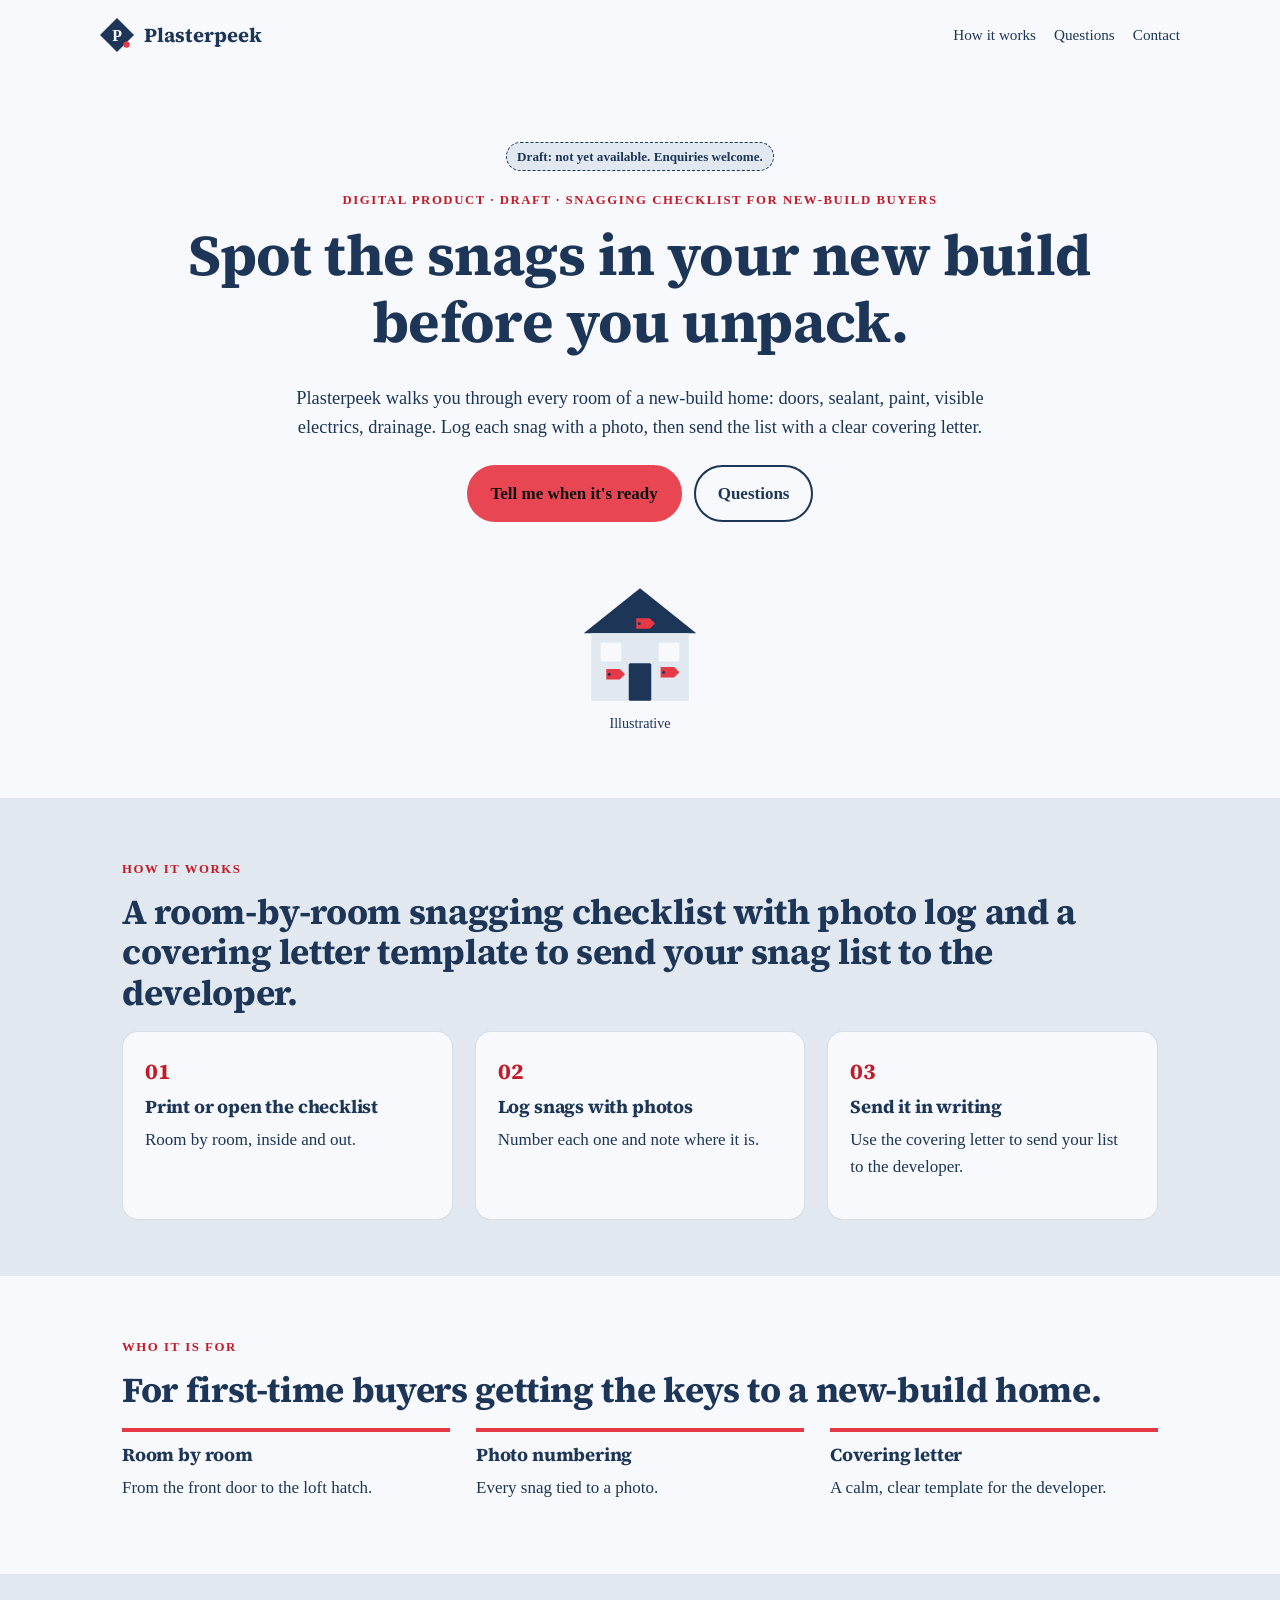
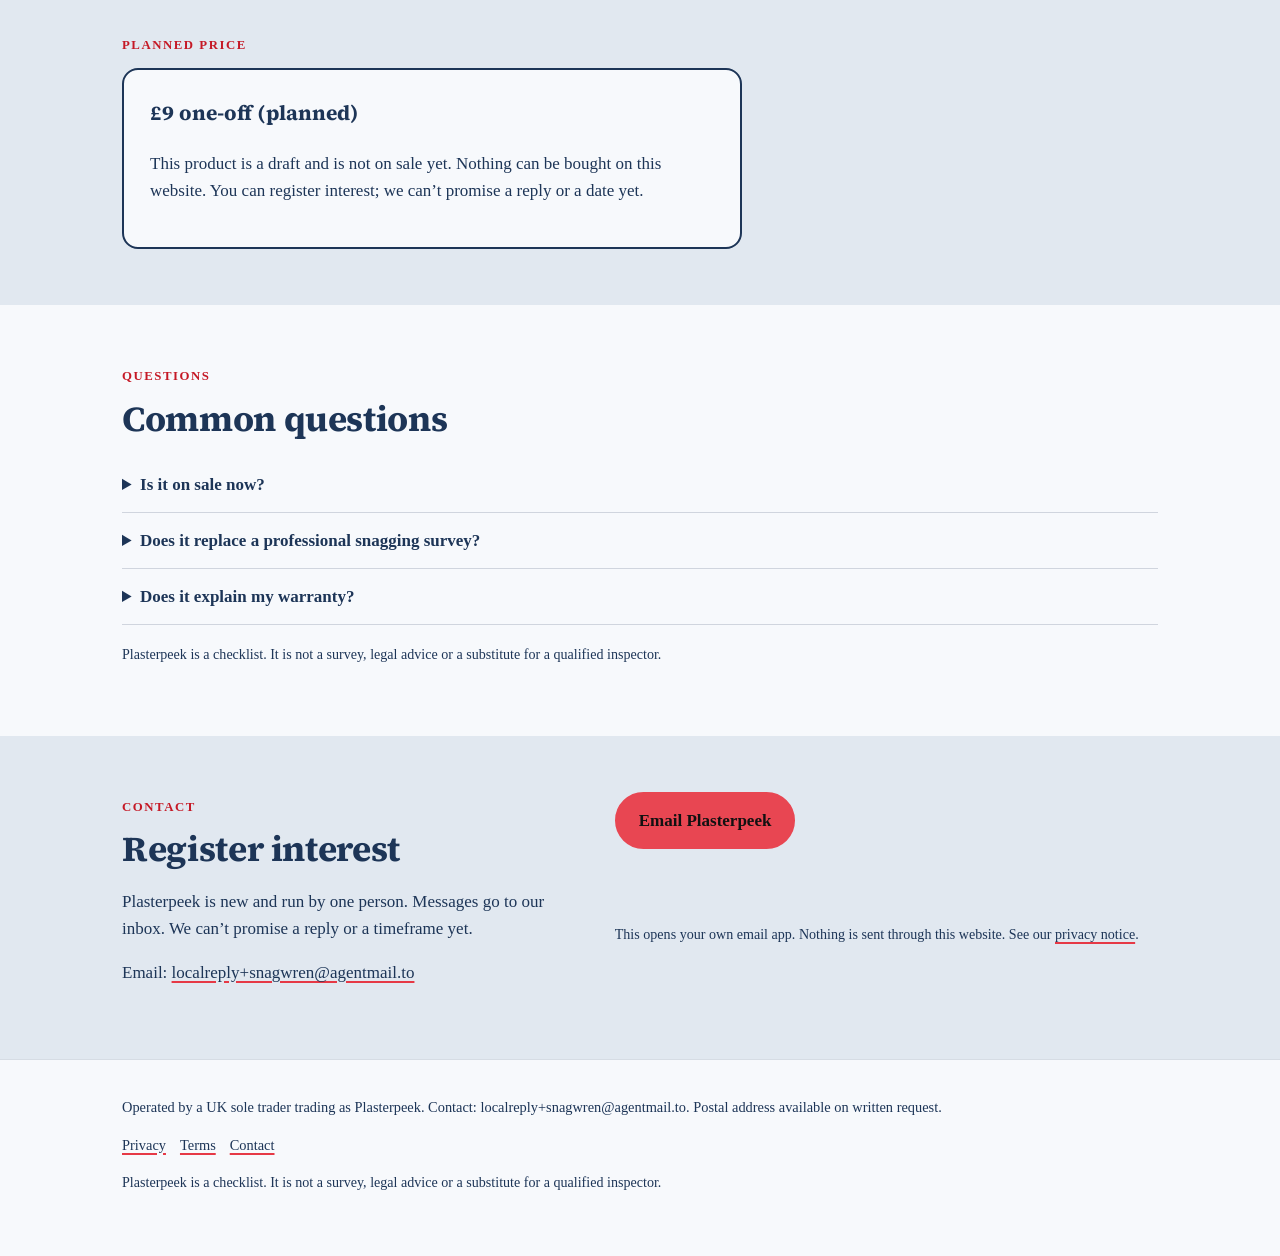
<file: index.html>
<!doctype html>
<html lang="en-GB">
<head>
<meta charset="utf-8">
<meta name="viewport" content="width=device-width, initial-scale=1">
<meta http-equiv="Content-Security-Policy" content="default-src 'self'; img-src 'self' data: https://localreplyloop.goatcounter.com; style-src 'self'; script-src 'self'; font-src 'self'; connect-src 'self'; form-action 'self'; base-uri 'self'; object-src 'none'">
<meta name="referrer" content="strict-origin-when-cross-origin">
<title>Plasterpeek: Spot the snags in your new build before you unpack</title>
<meta name="description" content="A room-by-room snagging checklist with photo log and a covering letter template to send your snag list to the developer.">
<meta name="theme-color" content="#1D3557">
<meta property="og:type" content="website"><meta property="og:title" content="Plasterpeek: Spot the snags in your new build before you unpack"><meta property="og:description" content="A room-by-room snagging checklist with photo log and a covering letter template to send your snag list to the developer.">
<meta property="og:image" content="https://evanturner557-del.github.io/snagwren/assets/og.png"><meta property="og:image:width" content="1200"><meta property="og:image:height" content="630">
<meta property="og:image:alt" content="Plasterpeek: Spot the snags in your new build before you unpack."><meta property="og:site_name" content="Plasterpeek"><meta property="og:locale" content="en_GB">
<meta property="og:url" content="https://evanturner557-del.github.io/snagwren/"><meta name="twitter:card" content="summary_large_image">
<link rel="canonical" href="https://evanturner557-del.github.io/snagwren/">
<link rel="icon" href="assets/favicon.svg" type="image/svg+xml">
<link rel="stylesheet" href="assets/site.css">
<script src="assets/config.js"></script>
<script src="assets/analytics.js" defer></script>
<script src="_shared/kit.js" defer></script>
</head>
<body>
<a class="skip" href="#main">Skip to content</a>
<header><div class="wrap top"><a class="brand" href="./"><svg viewBox="0 0 64 64" aria-hidden="true" width="34" height="34"><path d="M32 0 64 32 32 64 0 32z" fill="#1D3557"/><text x="32" y="43" text-anchor="middle" font-family="Georgia, serif" font-weight="700" font-size="30" fill="#F7F9FC">P</text><circle cx="50" cy="50" r="6" fill="#E63946"/></svg>Plasterpeek</a><nav aria-label="Primary"><a href="#how">How it works</a><a href="#faq">Questions</a><a href="#contact">Contact</a></nav></div></header>
<main id="main">
<section class="hero"><div class="wrap"><span class="draft">Draft: not yet available. Enquiries welcome.</span><br><span class="eyebrow">Digital product · draft · Snagging checklist for new-build buyers</span><h1>Spot the snags in your new build before you unpack.</h1><p class="lede">Plasterpeek walks you through every room of a new-build home: doors, sealant, paint, visible electrics, drainage. Log each snag with a photo, then send the list with a clear covering letter.</p><div class="ctas"><a class="btn" href="#contact" data-cta="hero">Tell me when it&#x27;s ready</a><a class="btn ghost" href="#faq" data-cta="hero-secondary">Questions</a></div><figure class="art"><svg viewBox="0 0 400 400" aria-hidden="true" focusable="false" class="motif"><path d="M50 190 L200 70 L350 190Z" fill="#1D3557"/><rect x="70" y="190" width="260" height="180" fill="#E1E8F0"/><rect x="170" y="270" width="60" height="100" rx="4" fill="#1D3557"/><rect x="95" y="215" width="55" height="50" rx="4" fill="#F7F9FC"/><rect x="250" y="215" width="55" height="50" rx="4" fill="#F7F9FC"/><path d="M110 285 h36 l14 14 -14 14 h-36z" fill="#E63946"/><circle cx="118" cy="299" r="4" fill="#1D3557"/><path d="M255 280 h36 l14 14 -14 14 h-36z" fill="#E63946"/><circle cx="263" cy="294" r="4" fill="#1D3557"/><path d="M190 150 h36 l14 14 -14 14 h-36z" fill="#E63946"/><circle cx="198" cy="164" r="4" fill="#1D3557"/></svg><figcaption class="fine">Illustrative</figcaption></figure></div></section>
<section class="tint" id="how"><div class="wrap"><span class="eyebrow">How it works</span><h2>A room-by-room snagging checklist with photo log and a covering letter template to send your snag list to the developer.</h2><div class="steps"><div class="step"><h3>Print or open the checklist</h3><p>Room by room, inside and out.</p></div><div class="step"><h3>Log snags with photos</h3><p>Number each one and note where it is.</p></div><div class="step"><h3>Send it in writing</h3><p>Use the covering letter to send your list to the developer.</p></div></div></div></section>
<section><div class="wrap"><span class="eyebrow">Who it is for</span><h2>For first-time buyers getting the keys to a new-build home.</h2><div class="points"><div class="point"><h3>Room by room</h3><p>From the front door to the loft hatch.</p></div><div class="point"><h3>Photo numbering</h3><p>Every snag tied to a photo.</p></div><div class="point"><h3>Covering letter</h3><p>A calm, clear template for the developer.</p></div></div></div></section>
<section class="tint" id="price"><div class="wrap"><span class="eyebrow">Planned price</span><div class="pricebox"><p class="price">£9 one-off (planned)</p><p>This product is a draft and is not on sale yet. Nothing can be bought on this website. You can register interest; we can’t promise a reply or a date yet.</p></div></div></section>
<section id="faq"><div class="wrap"><span class="eyebrow">Questions</span><h2>Common questions</h2><details><summary>Is it on sale now?</summary><p>Not yet. Plasterpeek is a draft product. Ask to hear when it&#x27;s ready.</p></details><details><summary>Does it replace a professional snagging survey?</summary><p>No. A qualified inspector can spot things a checklist can&#x27;t.</p></details><details><summary>Does it explain my warranty?</summary><p>No. Check your warranty provider&#x27;s documents and the New Homes Quality Code.</p></details><p class="fine fine-gap">Plasterpeek is a checklist. It is not a survey, legal advice or a substitute for a qualified inspector.</p></div></section>
<section class="tint" id="contact"><div class="wrap contact-grid"><div><span class="eyebrow">Contact</span><h2>Register interest</h2><p>Plasterpeek is new and run by one person. Messages go to our inbox. We can’t promise a reply or a timeframe yet.</p><p>Email: <a href="mailto:localreply+snagwren@agentmail.to">localreply+snagwren@agentmail.to</a></p></div><div class="form contact-mail"><p><a class="btn" href="mailto:localreply+snagwren@agentmail.to?subject=%5BPlasterpeek%5D%20Enquiry" data-cta="enquire">Email Plasterpeek</a></p><p class="hint">This opens your own email app. Nothing is sent through this website. See our <a href="privacy.html">privacy notice</a>.</p></div></div></section>
</main><footer><div class="wrap"><p>Operated by a UK sole trader trading as Plasterpeek. Contact: localreply+snagwren@agentmail.to. Postal address available on written request.</p>
<p><a href="privacy.html">Privacy</a><a href="terms.html">Terms</a><a href="./#contact">Contact</a></p>
<p class="fine">Plasterpeek is a checklist. It is not a survey, legal advice or a substitute for a qualified inspector.</p></div></footer>
</body></html>
</file>
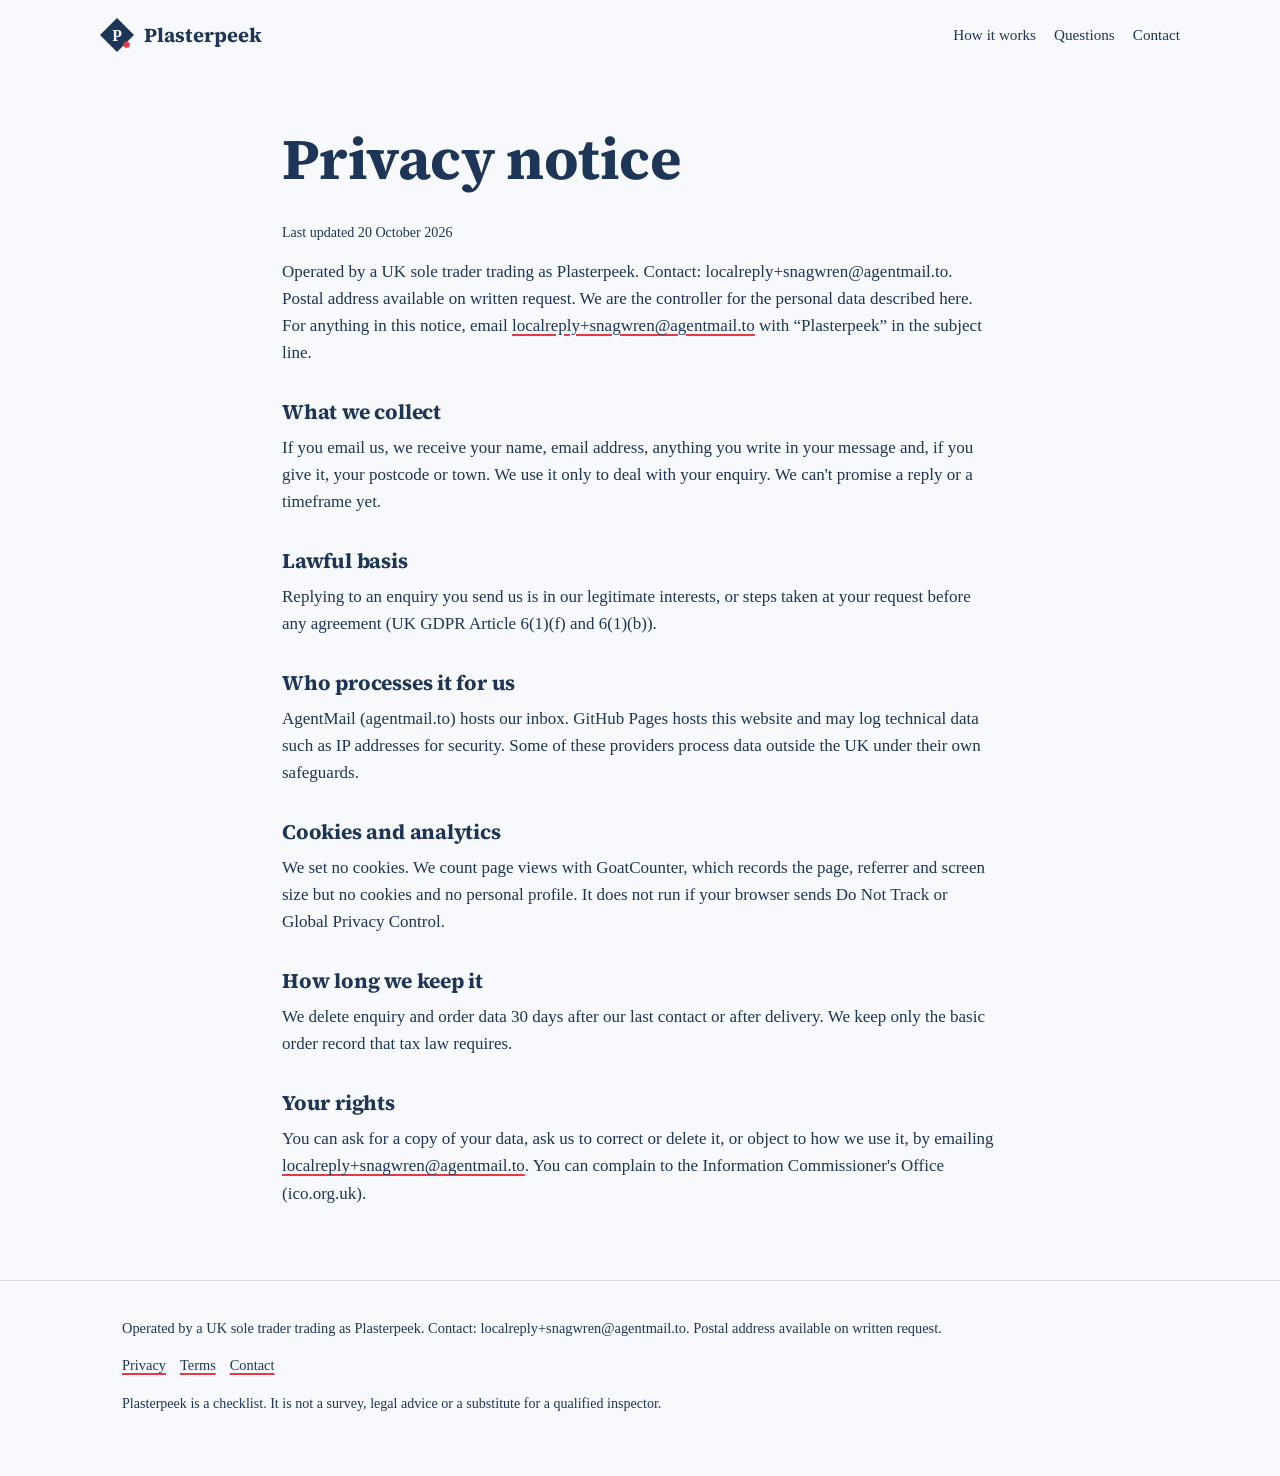
<file: privacy.html>
<!doctype html>
<html lang="en-GB">
<head>
<meta charset="utf-8">
<meta name="viewport" content="width=device-width, initial-scale=1">
<meta http-equiv="Content-Security-Policy" content="default-src 'self'; img-src 'self' data: https://localreplyloop.goatcounter.com; style-src 'self'; script-src 'self'; font-src 'self'; connect-src 'self'; form-action 'self'; base-uri 'self'; object-src 'none'">
<meta name="referrer" content="strict-origin-when-cross-origin">
<title>Privacy notice | Plasterpeek</title>
<meta name="description" content="Privacy notice for Plasterpeek.">
<meta name="theme-color" content="#1D3557">
<meta property="og:type" content="website"><meta property="og:title" content="Privacy notice | Plasterpeek"><meta property="og:description" content="Privacy notice for Plasterpeek.">
<meta property="og:image" content="https://evanturner557-del.github.io/snagwren/assets/og.png"><meta property="og:image:width" content="1200"><meta property="og:image:height" content="630">
<meta property="og:image:alt" content="Plasterpeek: Spot the snags in your new build before you unpack."><meta property="og:site_name" content="Plasterpeek"><meta property="og:locale" content="en_GB">
<meta property="og:url" content="https://evanturner557-del.github.io/snagwren/privacy.html"><meta name="twitter:card" content="summary_large_image">
<link rel="canonical" href="https://evanturner557-del.github.io/snagwren/privacy.html">
<link rel="icon" href="assets/favicon.svg" type="image/svg+xml">
<link rel="stylesheet" href="assets/site.css">
<script src="assets/config.js"></script>
<script src="assets/analytics.js" defer></script>
<script src="_shared/kit.js" defer></script>
</head>
<body>
<a class="skip" href="#main">Skip to content</a>
<header><div class="wrap top"><a class="brand" href="./"><svg viewBox="0 0 64 64" aria-hidden="true" width="34" height="34"><path d="M32 0 64 32 32 64 0 32z" fill="#1D3557"/><text x="32" y="43" text-anchor="middle" font-family="Georgia, serif" font-weight="700" font-size="30" fill="#F7F9FC">P</text><circle cx="50" cy="50" r="6" fill="#E63946"/></svg>Plasterpeek</a><nav aria-label="Primary"><a href="#how">How it works</a><a href="#faq">Questions</a><a href="#contact">Contact</a></nav></div></header><main id="main"><section><div class="wrap legal"><h1>Privacy notice</h1><p class="fine">Last updated 20 October 2026</p>
<p><span>Operated by a UK sole trader trading as Plasterpeek. Contact: localreply+snagwren@agentmail.to. Postal address available on written request.</span> We are the controller for the personal data described here. For anything in this notice, email <a href="mailto:localreply+snagwren@agentmail.to">localreply+snagwren@agentmail.to</a> with “Plasterpeek” in the subject line.</p>
<h2>What we collect</h2><p>If you email us, we receive your name, email address, anything you write in your message and, if you give it, your postcode or town. We use it only to deal with your enquiry. We can&#x27;t promise a reply or a timeframe yet.</p>
<h2>Lawful basis</h2><p>Replying to an enquiry you send us is in our legitimate interests, or steps taken at your request before any agreement (UK GDPR Article 6(1)(f) and 6(1)(b)).</p>
<h2>Who processes it for us</h2><p>AgentMail (agentmail.to) hosts our inbox. GitHub Pages hosts this website and may log technical data such as IP addresses for security. Some of these providers process data outside the UK under their own safeguards.</p>
<h2>Cookies and analytics</h2><p>We set no cookies. We count page views with GoatCounter, which records the page, referrer and screen size but no cookies and no personal profile. It does not run if your browser sends Do Not Track or Global Privacy Control.</p>
<h2>How long we keep it</h2><p>We delete enquiry and order data 30 days after our last contact or after delivery. We keep only the basic order record that tax law requires.</p>
<h2>Your rights</h2><p>You can ask for a copy of your data, ask us to correct or delete it, or object to how we use it, by emailing <a href="mailto:localreply+snagwren@agentmail.to">localreply+snagwren@agentmail.to</a>. You can complain to the Information Commissioner's Office (ico.org.uk).</p></div></section></main><footer><div class="wrap"><p>Operated by a UK sole trader trading as Plasterpeek. Contact: localreply+snagwren@agentmail.to. Postal address available on written request.</p>
<p><a href="privacy.html">Privacy</a><a href="terms.html">Terms</a><a href="./#contact">Contact</a></p>
<p class="fine">Plasterpeek is a checklist. It is not a survey, legal advice or a substitute for a qualified inspector.</p></div></footer>
</body></html>
</file>
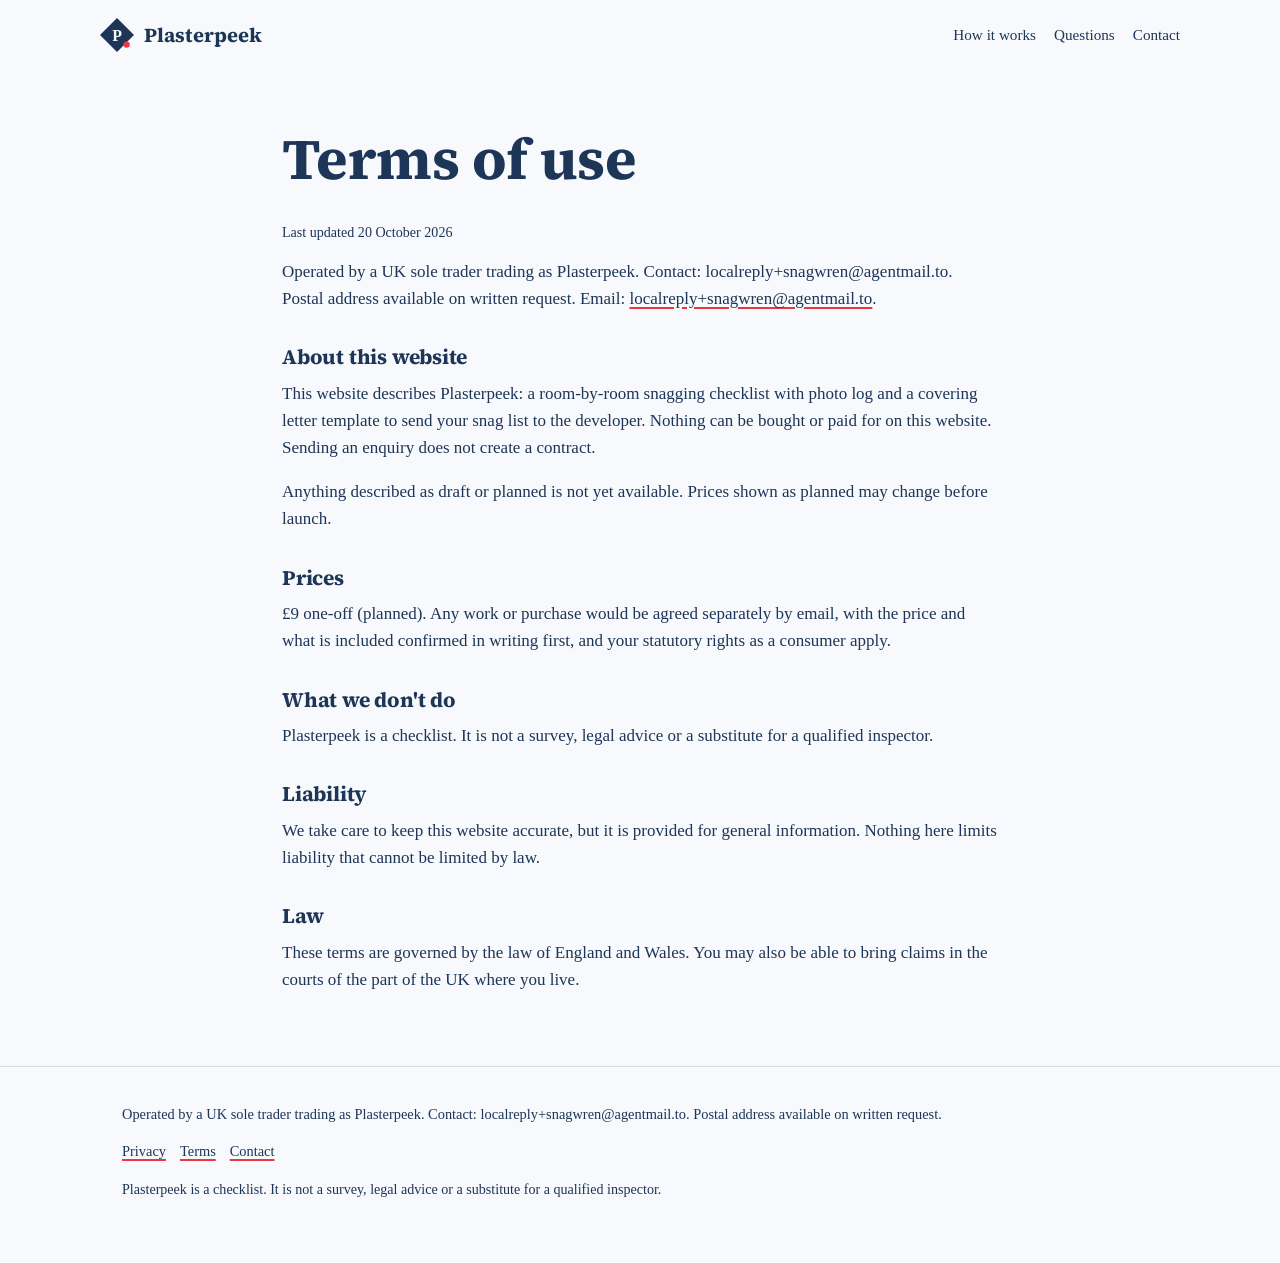
<file: terms.html>
<!doctype html>
<html lang="en-GB">
<head>
<meta charset="utf-8">
<meta name="viewport" content="width=device-width, initial-scale=1">
<meta http-equiv="Content-Security-Policy" content="default-src 'self'; img-src 'self' data: https://localreplyloop.goatcounter.com; style-src 'self'; script-src 'self'; font-src 'self'; connect-src 'self'; form-action 'self'; base-uri 'self'; object-src 'none'">
<meta name="referrer" content="strict-origin-when-cross-origin">
<title>Terms of use | Plasterpeek</title>
<meta name="description" content="Terms of use for Plasterpeek.">
<meta name="theme-color" content="#1D3557">
<meta property="og:type" content="website"><meta property="og:title" content="Terms of use | Plasterpeek"><meta property="og:description" content="Terms of use for Plasterpeek.">
<meta property="og:image" content="https://evanturner557-del.github.io/snagwren/assets/og.png"><meta property="og:image:width" content="1200"><meta property="og:image:height" content="630">
<meta property="og:image:alt" content="Plasterpeek: Spot the snags in your new build before you unpack."><meta property="og:site_name" content="Plasterpeek"><meta property="og:locale" content="en_GB">
<meta property="og:url" content="https://evanturner557-del.github.io/snagwren/terms.html"><meta name="twitter:card" content="summary_large_image">
<link rel="canonical" href="https://evanturner557-del.github.io/snagwren/terms.html">
<link rel="icon" href="assets/favicon.svg" type="image/svg+xml">
<link rel="stylesheet" href="assets/site.css">
<script src="assets/config.js"></script>
<script src="assets/analytics.js" defer></script>
<script src="_shared/kit.js" defer></script>
</head>
<body>
<a class="skip" href="#main">Skip to content</a>
<header><div class="wrap top"><a class="brand" href="./"><svg viewBox="0 0 64 64" aria-hidden="true" width="34" height="34"><path d="M32 0 64 32 32 64 0 32z" fill="#1D3557"/><text x="32" y="43" text-anchor="middle" font-family="Georgia, serif" font-weight="700" font-size="30" fill="#F7F9FC">P</text><circle cx="50" cy="50" r="6" fill="#E63946"/></svg>Plasterpeek</a><nav aria-label="Primary"><a href="#how">How it works</a><a href="#faq">Questions</a><a href="#contact">Contact</a></nav></div></header><main id="main"><section><div class="wrap legal"><h1>Terms of use</h1><p class="fine">Last updated 20 October 2026</p>
<p><span>Operated by a UK sole trader trading as Plasterpeek. Contact: localreply+snagwren@agentmail.to. Postal address available on written request.</span> Email: <a href="mailto:localreply+snagwren@agentmail.to">localreply+snagwren@agentmail.to</a>.</p>
<h2>About this website</h2><p>This website describes Plasterpeek: a room-by-room snagging checklist with photo log and a covering letter template to send your snag list to the developer. Nothing can be bought or paid for on this website. Sending an enquiry does not create a contract.</p><p>Anything described as draft or planned is not yet available. Prices shown as planned may change before launch.</p>
<h2>Prices</h2><p>£9 one-off (planned). Any work or purchase would be agreed separately by email, with the price and what is included confirmed  in writing first, and your statutory rights as a consumer apply.</p>
<h2>What we don't do</h2><p>Plasterpeek is a checklist. It is not a survey, legal advice or a substitute for a qualified inspector.</p>
<h2>Liability</h2><p>We take care to keep this website accurate, but it is provided for general information. Nothing here limits liability that cannot be limited by law.</p>
<h2>Law</h2><p>These terms are governed by the law of England and Wales. You may also be able to bring claims in the courts of the part of the UK where you live.</p></div></section></main><footer><div class="wrap"><p>Operated by a UK sole trader trading as Plasterpeek. Contact: localreply+snagwren@agentmail.to. Postal address available on written request.</p>
<p><a href="privacy.html">Privacy</a><a href="terms.html">Terms</a><a href="./#contact">Contact</a></p>
<p class="fine">Plasterpeek is a checklist. It is not a survey, legal advice or a substitute for a qualified inspector.</p></div></footer>
</body></html>
</file>
<file: assets/site.css>
@font-face{font-family:'Source Serif 4';font-weight:600;font-style:normal;font-display:swap;src:url(fonts/source-serif-4-latin-600-normal.woff2) format('woff2')}
@font-face{font-family:'Source Serif 4';font-weight:700;font-style:normal;font-display:swap;src:url(fonts/source-serif-4-latin-700-normal.woff2) format('woff2')}
:root{--ink:#1D3557;--paper:#F7F9FC;--acc:#E63946;--acc-text:#C51926;--on-acc:#111111;--acc-btn:#E84652;--soft:#E1E8F0;--on-ink:#F7F9FC;--r:16px;--br:999px;--head:'Source Serif 4', Georgia, serif;--body:Georgia, serif}
*,*::before,*::after{box-sizing:border-box}html{scroll-behavior:smooth}@media (prefers-reduced-motion:reduce){html{scroll-behavior:auto}*{transition:none!important}}
body{margin:0;font-family:var(--body);color:var(--ink);background:var(--paper);line-height:1.6;font-size:17px;-webkit-font-smoothing:antialiased}
h1,h2,h3{font-family:var(--head);line-height:1.15;margin:0 0 .5em;letter-spacing:-.01em}h1{font-size:clamp(2.1rem,5vw,3.6rem)}h2{font-size:clamp(1.5rem,3vw,2.2rem)}h3{font-size:1.15rem}
p{margin:0 0 1em}a{color:var(--ink);text-decoration-color:var(--acc);text-underline-offset:3px;text-decoration-thickness:2px}
.wrap{max-width:1080px;margin:0 auto;padding:0 22px}.skip{position:absolute;left:-999px}.skip:focus{left:12px;top:12px;background:var(--ink);color:var(--on-ink);padding:8px 12px;z-index:9}
:focus-visible{outline:3px solid var(--acc);outline-offset:2px}
.top{display:flex;align-items:center;justify-content:space-between;padding:18px 0;gap:16px}.brand{display:flex;align-items:center;gap:10px;font-family:var(--head);font-weight:700;font-size:1.25rem;text-decoration:none}
.top nav a{margin-left:18px;font-size:.95rem;text-decoration:none}.top nav a:hover{text-decoration:underline}
.btn{display:inline-block;background:var(--acc-btn);color:var(--on-acc);padding:13px 22px;border-radius:var(--br);font-weight:600;text-decoration:none;border:2px solid var(--acc-btn);cursor:pointer;font:inherit;font-weight:600}
.btn:hover{filter:none;box-shadow:inset 0 0 0 2px currentColor}.btn.ghost{background:transparent;color:var(--ink);border-color:var(--ink)}
.eyebrow{display:inline-block;font-size:.8rem;letter-spacing:.12em;text-transform:uppercase;font-weight:600;color:var(--acc-text);margin-bottom:12px}
.hero{padding:48px 0 64px}.hero .lede{font-size:1.15rem;max-width:40em}.ctas{display:flex;gap:12px;flex-wrap:wrap;margin-top:22px}
.motif{width:100%;height:auto;max-width:420px;display:block}.art{margin:0}
.draft{display:inline-block;background:var(--soft);border:1px dashed var(--ink);padding:3px 10px;border-radius:999px;font-size:.82rem;font-weight:600;margin-bottom:14px}
section{padding:56px 0}.tint{background:var(--soft)}
.steps{display:grid;grid-template-columns:repeat(auto-fit,minmax(220px,1fr));gap:22px;counter-reset:s}
.step{padding:22px;border-radius:var(--r);background:var(--paper);border:1px solid color-mix(in srgb,var(--ink) 14%,transparent)}
.step::before{counter-increment:s;content:"0" counter(s);font-family:var(--head);font-weight:700;color:var(--acc-text);display:block;font-size:1.4rem;margin-bottom:6px}
.points{display:grid;grid-template-columns:repeat(auto-fit,minmax(240px,1fr));gap:26px}.point h3{border-top:4px solid var(--acc);padding-top:12px}
.price{font-family:var(--head);font-size:1.3rem;font-weight:700}.pricebox{border:2px solid var(--ink);border-radius:var(--r);padding:26px;max-width:620px;background:var(--paper)}
details{border-bottom:1px solid color-mix(in srgb,var(--ink) 18%,transparent);padding:14px 0}summary{cursor:pointer;font-weight:600}details p{margin-top:10px}
.form{display:grid;gap:14px;max-width:620px}.form label{font-weight:600;font-size:.95rem;display:block;margin-bottom:4px}
.form input,.form textarea,.form select{width:100%;padding:12px;border:1.5px solid color-mix(in srgb,var(--ink) 40%,transparent);border-radius:calc(var(--r)/2);font:inherit;background:#fff;color:#111}
.form textarea{min-height:120px}.hint,.fine{font-size:.88rem}.form-status{font-weight:600}
.contact-grid{display:grid;grid-template-columns:1fr 1.2fr;gap:40px}@media(max-width:800px){.contact-grid{grid-template-columns:1fr}.top nav a:not([href="#contact"]){display:none}.top nav a{margin-left:0;padding:10px 0;font-weight:600}}
footer{padding:36px 0 48px;font-size:.9rem;border-top:1px solid color-mix(in srgb,var(--ink) 15%,transparent)}footer a{margin-right:14px}
.tool{background:var(--paper);border:2px solid var(--ink);border-radius:var(--r);padding:26px;max-width:640px}.tool .row{display:grid;grid-template-columns:1fr 140px;gap:12px;align-items:center;margin-bottom:10px}
.tool input[type=number]{padding:10px;border:1.5px solid var(--ink);border-radius:8px;font:inherit;width:100%}.result{margin-top:16px;padding:16px;background:var(--soft);border-radius:calc(var(--r)/2);min-height:3em}
.check h3{margin-top:18px}.check label{display:flex;gap:10px;align-items:flex-start;padding:6px 0}.check input{width:20px;height:20px;accent-color:var(--acc)}
.legal{max-width:760px}.legal h2{font-size:1.3rem;margin-top:1.6em}
.hero{text-align:center;padding-top:72px}.hero .lede{margin:0 auto}.hero .ctas{justify-content:center}.hero .art{max-width:520px;margin:40px auto 0}.hero .art svg{max-width:none;height:150px;width:100%;border-radius:var(--r)}

.fine.fine-gap{margin-top:18px}
</file>
